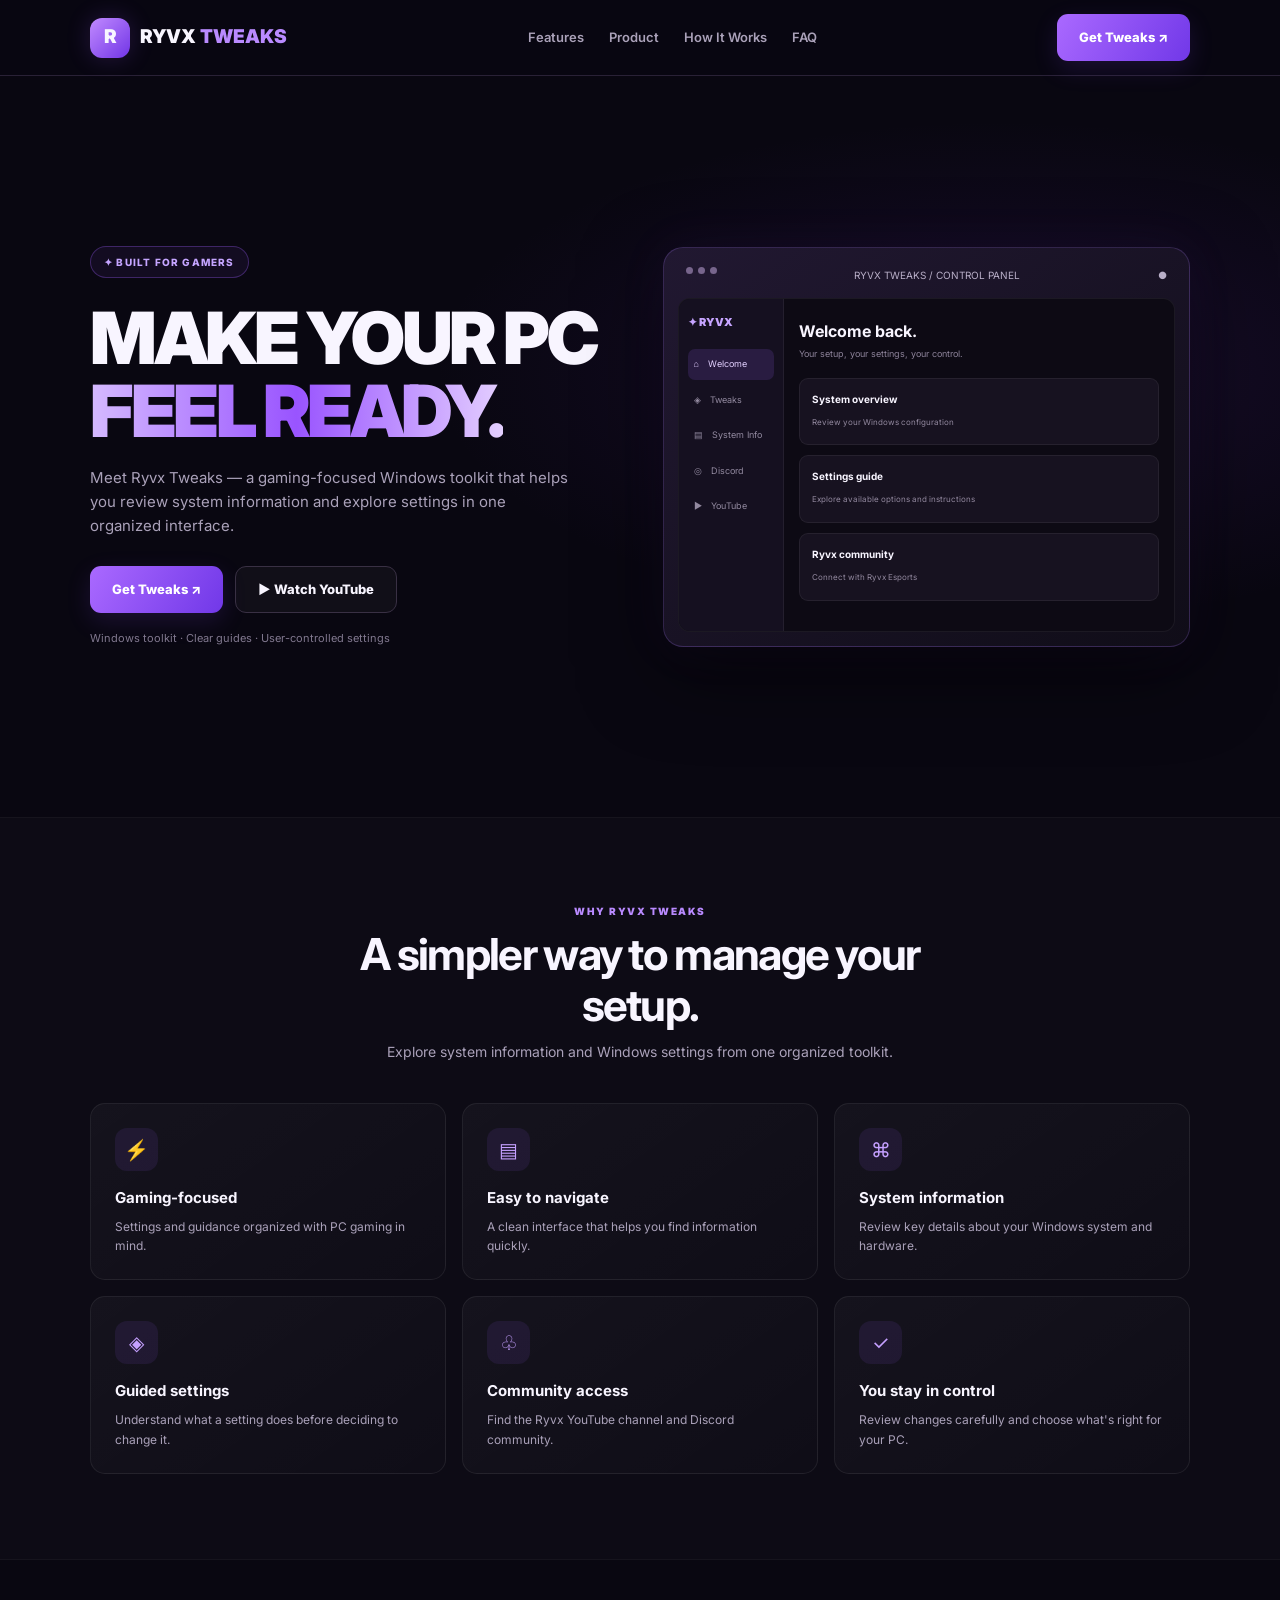
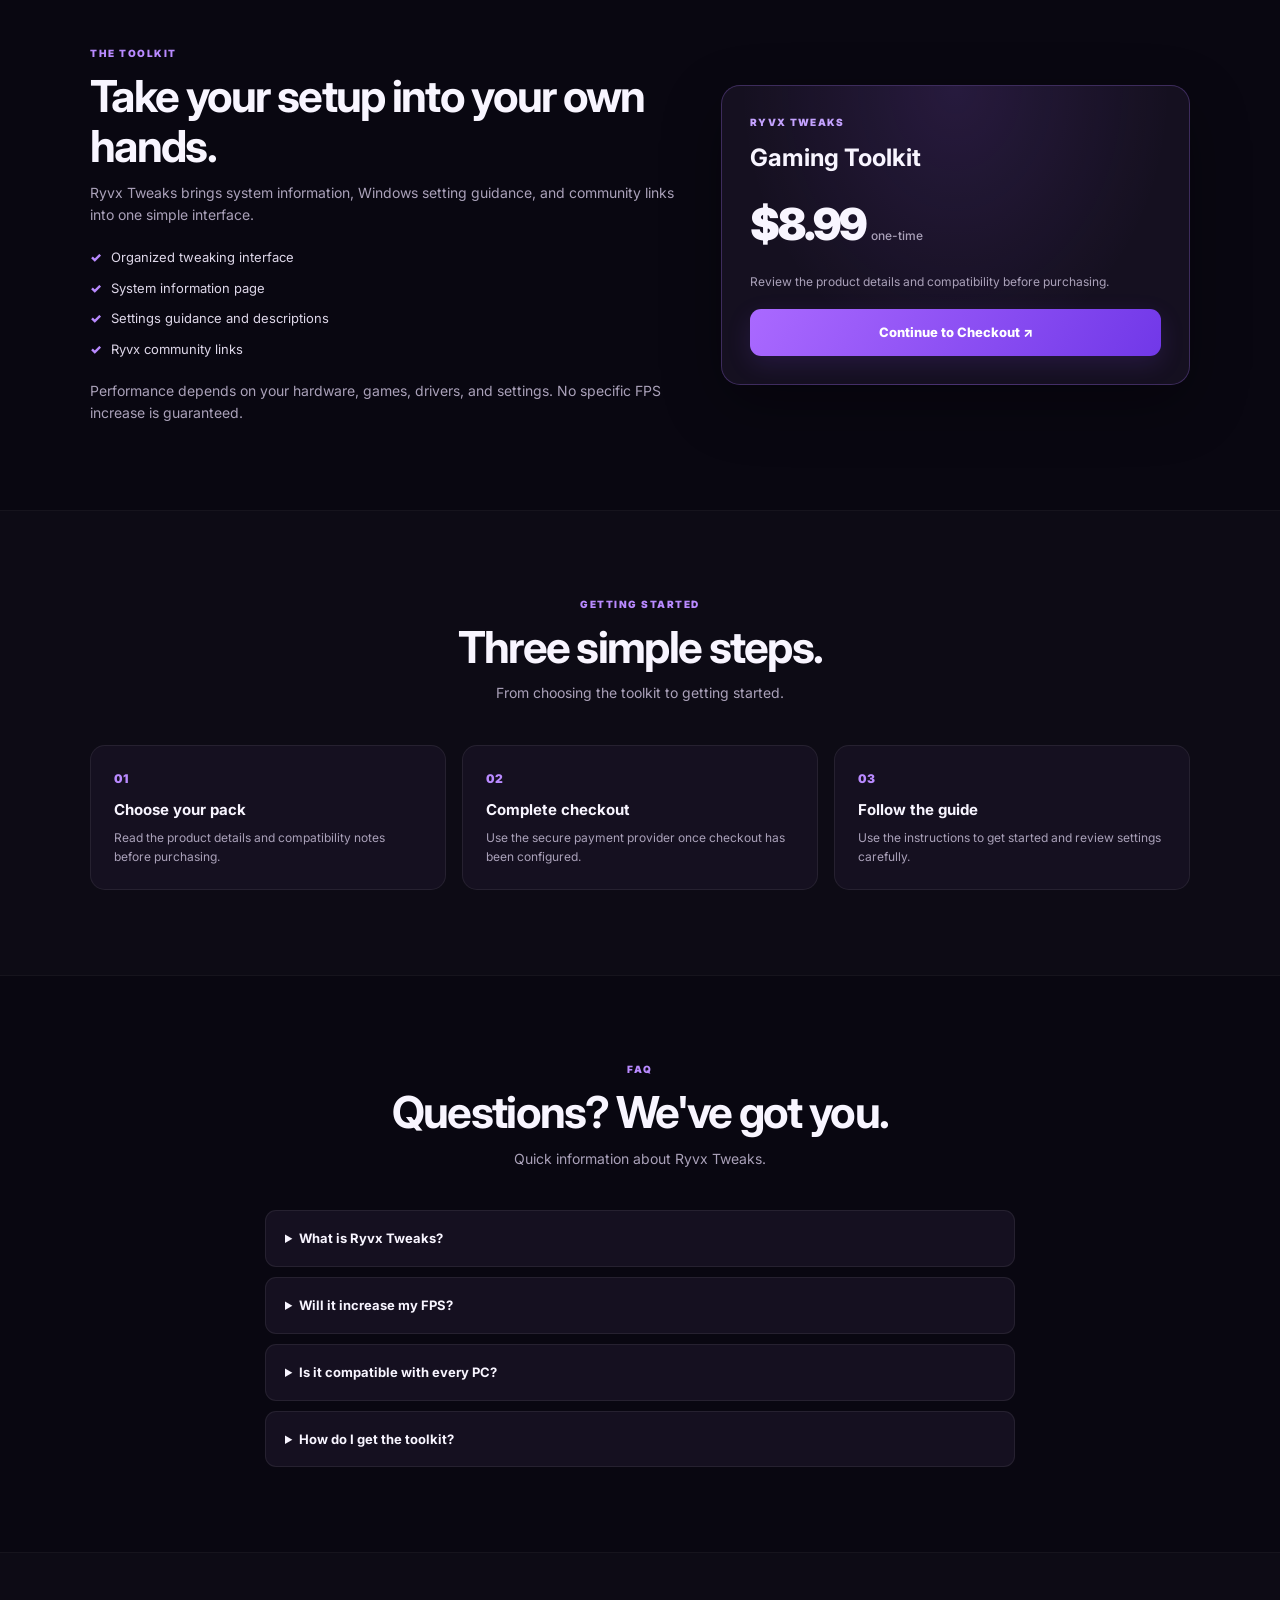
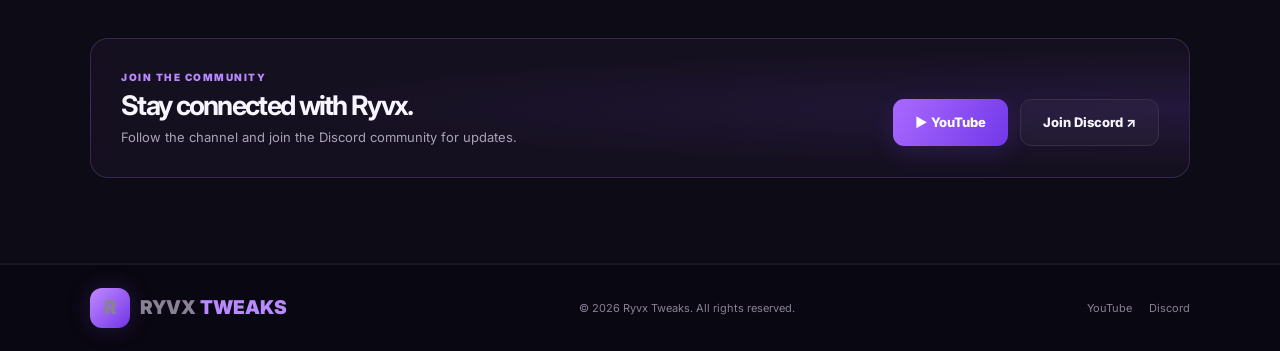
<file: index.html>
<!DOCTYPE html>
<html lang="en">
<head>
  <meta charset="UTF-8">
  <meta name="viewport" content="width=device-width, initial-scale=1.0">
  <title>Ryvx Tweaks | Gaming Toolkit</title>
  <link href="https://fonts.googleapis.com/css2?family=Inter:wght@400;500;600;700;800;900&display=swap" rel="stylesheet">
  <style>
    * { box-sizing: border-box; margin: 0; padding: 0; }
    html { scroll-behavior: smooth; }
    body {
      background: #090711;
      color: #f8f5ff;
      font-family: Inter, Arial, sans-serif;
      line-height: 1.6;
    }
    a { color: inherit; text-decoration: none; }
    .container { width: min(1100px, calc(100% - 40px)); margin: auto; }
    header {
      position: sticky; top: 0; z-index: 10;
      background: rgba(9,7,17,.94);
      border-bottom: 1px solid #292136;
      backdrop-filter: blur(14px);
    }
    nav {
      min-height: 75px; display: flex; align-items: center;
      justify-content: space-between; gap: 20px;
    }
    .logo { display: flex; align-items: center; gap: 10px; font-weight: 900; font-size: 19px; }
    .logo-icon {
      width: 40px; height: 40px; display: grid; place-items: center;
      border-radius: 12px; background: linear-gradient(135deg,#c18aff,#7135e6);
      box-shadow: 0 0 25px #9c5cff33;
    }
    .purple { color: #b98aff; }
    .nav-links { display: flex; align-items: center; gap: 25px; color: #aaa1b9; font-size: 13px; font-weight: 600; }
    .nav-links a:hover { color: white; }
    .btn {
      display: inline-flex; align-items: center; justify-content: center;
      min-height: 47px; padding: 0 22px; border-radius: 11px;
      font-size: 13px; font-weight: 800; transition: .2s;
    }
    .btn-primary {
      color: white; background: linear-gradient(120deg,#aa69ff,#7138e8);
      box-shadow: 0 8px 25px #8a4cff25;
    }
    .btn-primary:hover { transform: translateY(-3px); box-shadow: 0 12px 30px #8a4cff50; }
    .btn-outline { border: 1px solid #393044; background: #ffffff08; }
    .btn-outline:hover { background: #ffffff15; }
    .hero {
      min-height: 600px; display: flex; align-items: center;
      position: relative; overflow: hidden;
      background: radial-gradient(ellipse at 78% 40%,#57259a30,transparent 40%);
    }
    .hero-grid { display: grid; grid-template-columns: 1fr 1fr; align-items: center; gap: 45px; padding: 85px 0; }
    .tag {
      display: inline-block; padding: 7px 13px; border: 1px solid #9c5cff50;
      border-radius: 30px; color: #c5a5ff; background: #9c5cff12;
      font-size: 10px; font-weight: 800; letter-spacing: 1.2px;
    }
    h1 { margin: 23px 0 18px; font-size: clamp(43px,6vw,72px); line-height: 1.02; letter-spacing: -3.5px; font-weight: 900; }
    .gradient {
      background: linear-gradient(90deg,#d5baff,#9954ff,#e4cfff);
      -webkit-background-clip: text; background-clip: text; color: transparent;
    }
    .hero p { max-width: 490px; color: #aaa1b9; font-size: 15px; }
    .actions { display: flex; flex-wrap: wrap; gap: 12px; margin-top: 28px; }
    .note { margin-top: 17px; font-size: 11px !important; color: #81788f !important; }
    .app {
      padding: 14px; border: 1px solid #a878ff35; border-radius: 20px;
      background: linear-gradient(145deg,#211831,#100d18);
      box-shadow: 0 25px 80px #0008,0 0 50px #9c5cff12;
    }
    .app-top { display: flex; justify-content: space-between; color: #b9afc8; font-size: 10px; padding: 5px 8px 15px; }
    .dots { display: flex; gap: 5px; }
    .dots i { width: 7px; height: 7px; border-radius: 50%; background: #77658c; }
    .app-body { display: grid; grid-template-columns: 105px 1fr; min-height: 290px; border: 1px solid #ffffff10; border-radius: 12px; overflow: hidden; background: #0d0a14; }
    .sidebar { padding: 15px 9px; background: #151020; border-right: 1px solid #ffffff10; }
    .side-title { color: #c6a4ff; font-size: 11px; font-weight: 900; margin-bottom: 18px; }
    .side-link { padding: 8px 6px; margin: 5px 0; border-radius: 7px; color: #92899f; font-size: 9px; }
    .side-link.active { color: #e2d0ff; background: #9c5cff26; }
    .app-main { padding: 20px 15px; }
    .app-main h3 { font-size: 16px; }
    .app-main p { color: #8c8299; font-size: 9px; margin: 3px 0 16px; }
    .mock-card { padding: 12px; margin-bottom: 10px; border: 1px solid #ffffff10; border-radius: 9px; background: #171220; }
    .mock-card b { display: block; font-size: 10px; }
    .mock-card span { color: #93899f; font-size: 8px; }
    section { padding: 85px 0; }
    .alt { background: #ffffff04; border-top: 1px solid #ffffff09; border-bottom: 1px solid #ffffff09; }
    .section-title { text-align: center; max-width: 650px; margin: 0 auto 40px; }
    .kicker { color: #b98aff; font-size: 10px; font-weight: 900; letter-spacing: 1.5px; }
    h2 { margin: 10px 0; font-size: clamp(30px,4vw,44px); line-height: 1.15; letter-spacing: -1.7px; }
    .section-title p { color: #aaa1b9; font-size: 14px; }
    .features { display: grid; grid-template-columns: repeat(3,1fr); gap: 16px; }
    .feature {
      padding: 24px; border: 1px solid #ffffff12; border-radius: 15px;
      background: linear-gradient(145deg,#ffffff09,#ffffff03);
      transition: .2s;
    }
    .feature:hover { transform: translateY(-4px); border-color: #9c5cff65; }
    .feature-icon {
      display: grid; place-items: center; width: 43px; height: 43px;
      margin-bottom: 15px; border-radius: 12px; color: #c5a0ff;
      background: #9c5cff19; font-size: 20px;
    }
    .feature h3 { font-size: 15px; margin-bottom: 7px; }
    .feature p { color: #aaa1b9; font-size: 12px; }
    .product-grid { display: grid; grid-template-columns: 1fr .8fr; align-items: center; gap: 45px; }
    .product-copy p { color: #aaa1b9; font-size: 14px; }
    .checks { list-style: none; margin: 20px 0; display: grid; gap: 10px; color: #ded7e9; font-size: 13px; }
    .checks li::before { content: "✓"; color: #b98aff; margin-right: 10px; font-weight: 900; }
    .product-card {
      padding: 28px; border: 1px solid #aa78ff45; border-radius: 19px;
      background: radial-gradient(ellipse at top,#9c5cff22,transparent 65%),#151020;
      box-shadow: 0 20px 60px #0005;
    }
    .product-label { color: #c4a2ff; font-size: 10px; font-weight: 900; letter-spacing: 1.3px; }
    .product-card h3 { margin-top: 9px; font-size: 24px; }
    .price { font-size: 44px; font-weight: 900; letter-spacing: -2px; margin: 12px 0; }
    .price small { color: #aaa1b9; font-size: 12px; font-weight: 500; letter-spacing: 0; }
    .product-card p { color: #aaa1b9; font-size: 12px; }
    .product-card .btn { width: 100%; margin-top: 18px; }
    .steps { display: grid; grid-template-columns: repeat(3,1fr); gap: 16px; }
    .step { padding: 23px; border: 1px solid #ffffff12; border-radius: 15px; background: #151020; }
    .step-number { color: #b98aff; font-size: 12px; font-weight: 900; }
    .step h3 { margin: 10px 0 6px; font-size: 15px; }
    .step p { color: #aaa1b9; font-size: 12px; }
    .faq { max-width: 750px; margin: auto; display: grid; gap: 10px; }
    details { padding: 17px 19px; border: 1px solid #ffffff12; border-radius: 11px; background: #151020; }
    summary { cursor: pointer; font-size: 13px; font-weight: 700; }
    details p { color: #aaa1b9; font-size: 12px; margin-top: 10px; }
    .community {
      display: flex; align-items: center; justify-content: space-between; gap: 25px;
      padding: 30px; border: 1px solid #a878ff35; border-radius: 18px;
      background: radial-gradient(ellipse at right,#8a4cff20,transparent 60%),#151020;
    }
    .community h2 { font-size: 27px; margin: 5px 0; }
    .community p { color: #aaa1b9; font-size: 13px; }
    footer { border-top: 1px solid #ffffff12; padding: 23px 0; color: #898195; font-size: 11px; }
    .footer-inner { display: flex; justify-content: space-between; align-items: center; gap: 15px; }
    .footer-links { display: flex; gap: 17px; }
    .footer-links a:hover { color: white; }
    @media(max-width:800px) {
      .hero-grid,.product-grid { grid-template-columns: 1fr; }
      .app { max-width: 600px; width: 100%; margin: auto; }
      .features { grid-template-columns: repeat(2,1fr); }
    }
    @media(max-width:600px) {
      .container { width: calc(100% - 30px); }
      .nav-links { display: none; }
      .nav-links.open {
        display: flex; position: absolute; top: 75px; left: 0; right: 0;
        padding: 15px; flex-direction: column; align-items: stretch;
        background: #100d19; border-bottom: 1px solid #ffffff15;
      }
      .nav-links a { padding: 9px; }
      .menu { display: block !important; }
      .nav-cta { display: none; }
      .hero-grid { padding: 65px 0; }
      h1 { letter-spacing: -2px; }
      section { padding: 65px 0; }
      .features,.steps { grid-template-columns: 1fr; }
      .community,.footer-inner { align-items: flex-start; flex-direction: column; }
      .app-body { grid-template-columns: 83px 1fr; }
    }
    .menu { display: none; border: 1px solid #ffffff20; border-radius: 9px; padding: 8px 11px; background: #151020; color: white; cursor: pointer; }
  </style>
</head>
<body>
  <header>
    <div class="container">
      <nav>
        <a class="logo" href="index.html">
          <span class="logo-icon">R</span>
          <span>RYVX <span class="purple">TWEAKS</span></span>
        </a>
        <div class="nav-links" id="navLinks">
          <a href="#features">Features</a>
          <a href="#product">Product</a>
          <a href="#steps">How It Works</a>
          <a href="#faq">FAQ</a>
        </div>
        <div style="display:flex;align-items:center;gap:10px">
          <a class="btn btn-primary nav-cta" href="./checkout.html">Get Tweaks ↗</a>
          <button class="menu" id="menuButton" type="button" aria-label="Open menu">☰</button>
        </div>
      </nav>
    </div>
  </header>

  <main>
    <section class="hero" id="home">
      <div class="container hero-grid">
        <div>
          <span class="tag">✦ BUILT FOR GAMERS</span>
          <h1>MAKE YOUR PC<br><span class="gradient">FEEL READY.</span></h1>
          <p>Meet Ryvx Tweaks — a gaming-focused Windows toolkit that helps you review system information and explore settings in one organized interface.</p>
          <div class="actions">
            <a class="btn btn-primary" href="./checkout.html">Get Tweaks ↗</a>
            <a class="btn btn-outline" href="https://www.youtube.com/@Ryvxesports" target="_blank" rel="noopener noreferrer">▶ Watch YouTube</a>
          </div>
          <p class="note">Windows toolkit · Clear guides · User-controlled settings</p>
        </div>

        <div class="app">
          <div class="app-top"><span class="dots"><i></i><i></i><i></i></span><span>RYVX TWEAKS / CONTROL PANEL</span><span>●</span></div>
          <div class="app-body">
            <aside class="sidebar">
              <div class="side-title">✦ RYVX</div>
              <div class="side-link active">⌂ &nbsp; Welcome</div>
              <div class="side-link">◈ &nbsp; Tweaks</div>
              <div class="side-link">▤ &nbsp; System Info</div>
              <div class="side-link">◎ &nbsp; Discord</div>
              <div class="side-link">▶ &nbsp; YouTube</div>
            </aside>
            <div class="app-main">
              <h3>Welcome back.</h3>
              <p>Your setup, your settings, your control.</p>
              <div class="mock-card"><b>System overview</b><span>Review your Windows configuration</span></div>
              <div class="mock-card"><b>Settings guide</b><span>Explore available options and instructions</span></div>
              <div class="mock-card"><b>Ryvx community</b><span>Connect with Ryvx Esports</span></div>
            </div>
          </div>
        </div>
      </div>
    </section>

    <section class="alt" id="features">
      <div class="container">
        <div class="section-title">
          <div class="kicker">WHY RYVX TWEAKS</div>
          <h2>A simpler way to manage your setup.</h2>
          <p>Explore system information and Windows settings from one organized toolkit.</p>
        </div>
        <div class="features">
          <article class="feature"><div class="feature-icon">⚡</div><h3>Gaming-focused</h3><p>Settings and guidance organized with PC gaming in mind.</p></article>
          <article class="feature"><div class="feature-icon">▤</div><h3>Easy to navigate</h3><p>A clean interface that helps you find information quickly.</p></article>
          <article class="feature"><div class="feature-icon">⌘</div><h3>System information</h3><p>Review key details about your Windows system and hardware.</p></article>
          <article class="feature"><div class="feature-icon">◈</div><h3>Guided settings</h3><p>Understand what a setting does before deciding to change it.</p></article>
          <article class="feature"><div class="feature-icon">♧</div><h3>Community access</h3><p>Find the Ryvx YouTube channel and Discord community.</p></article>
          <article class="feature"><div class="feature-icon">✓</div><h3>You stay in control</h3><p>Review changes carefully and choose what's right for your PC.</p></article>
        </div>
      </div>
    </section>

    <section id="product">
      <div class="container product-grid">
        <div class="product-copy">
          <div class="kicker">THE TOOLKIT</div>
          <h2>Take your setup into your own hands.</h2>
          <p>Ryvx Tweaks brings system information, Windows setting guidance, and community links into one simple interface.</p>
          <ul class="checks">
            <li>Organized tweaking interface</li>
            <li>System information page</li>
            <li>Settings guidance and descriptions</li>
            <li>Ryvx community links</li>
          </ul>
          <p>Performance depends on your hardware, games, drivers, and settings. No specific FPS increase is guaranteed.</p>
        </div>
        <div class="product-card">
          <div class="product-label">RYVX TWEAKS</div>
          <h3>Gaming Toolkit</h3>
          <div class="price">$8.99 <small>one-time</small></div>
          <p>Review the product details and compatibility before purchasing.</p>
          <a class="btn btn-primary" href="./checkout.html">Continue to Checkout ↗</a>
        </div>
      </div>
    </section>

    <section class="alt" id="steps">
      <div class="container">
        <div class="section-title">
          <div class="kicker">GETTING STARTED</div>
          <h2>Three simple steps.</h2>
          <p>From choosing the toolkit to getting started.</p>
        </div>
        <div class="steps">
          <article class="step"><div class="step-number">01</div><h3>Choose your pack</h3><p>Read the product details and compatibility notes before purchasing.</p></article>
          <article class="step"><div class="step-number">02</div><h3>Complete checkout</h3><p>Use the secure payment provider once checkout has been configured.</p></article>
          <article class="step"><div class="step-number">03</div><h3>Follow the guide</h3><p>Use the instructions to get started and review settings carefully.</p></article>
        </div>
      </div>
    </section>

    <section id="faq">
      <div class="container">
        <div class="section-title">
          <div class="kicker">FAQ</div>
          <h2>Questions? We've got you.</h2>
          <p>Quick information about Ryvx Tweaks.</p>
        </div>
        <div class="faq">
          <details><summary>What is Ryvx Tweaks?</summary><p>A Windows toolkit that organizes system information and Windows setting guidance for gamers.</p></details>
          <details><summary>Will it increase my FPS?</summary><p>Performance depends on your PC, game, drivers, and current settings. No specific FPS improvement is guaranteed.</p></details>
          <details><summary>Is it compatible with every PC?</summary><p>Compatibility can vary by Windows version and hardware. Check the product compatibility notes before using it.</p></details>
          <details><summary>How do I get the toolkit?</summary><p>Click Get Tweaks to open the checkout page. Payment and digital delivery need to be configured before accepting orders.</p></details>
        </div>
      </div>
    </section>

    <section class="alt">
      <div class="container">
        <div class="community">
          <div>
            <div class="kicker">JOIN THE COMMUNITY</div>
            <h2>Stay connected with Ryvx.</h2>
            <p>Follow the channel and join the Discord community for updates.</p>
          </div>
          <div class="actions">
            <a class="btn btn-primary" href="https://www.youtube.com/@Ryvxesports" target="_blank" rel="noopener noreferrer">▶ YouTube</a>
            <a class="btn btn-outline" href="https://discord.gg/qN5YCF2BEQ" target="_blank" rel="noopener noreferrer">Join Discord ↗</a>
          </div>
        </div>
      </div>
    </section>
  </main>

  <footer>
    <div class="container footer-inner">
      <a class="logo" href="index.html"><span class="logo-icon">R</span><span>RYVX <span class="purple">TWEAKS</span></span></a>
      <span>© <span id="year"></span> Ryvx Tweaks. All rights reserved.</span>
      <div class="footer-links">
        <a href="https://www.youtube.com/@Ryvxesports" target="_blank" rel="noopener noreferrer">YouTube</a>
        <a href="https://discord.gg/qN5YCF2BEQ" target="_blank" rel="noopener noreferrer">Discord</a>
      </div>
    </div>
  </footer>

  <script>
    document.getElementById("year").textContent = new Date().getFullYear();

    const menuButton = document.getElementById("menuButton");
    const navLinks = document.getElementById("navLinks");

    menuButton.addEventListener("click", function () {
      navLinks.classList.toggle("open");
      menuButton.textContent = navLinks.classList.contains("open") ? "✕" : "☰";
    });

    navLinks.querySelectorAll("a").forEach(function (link) {
      link.addEventListener("click", function () {
        navLinks.classList.remove("open");
        menuButton.textContent = "☰";
      });
    });
  </script>
</body>
</html>
</file>
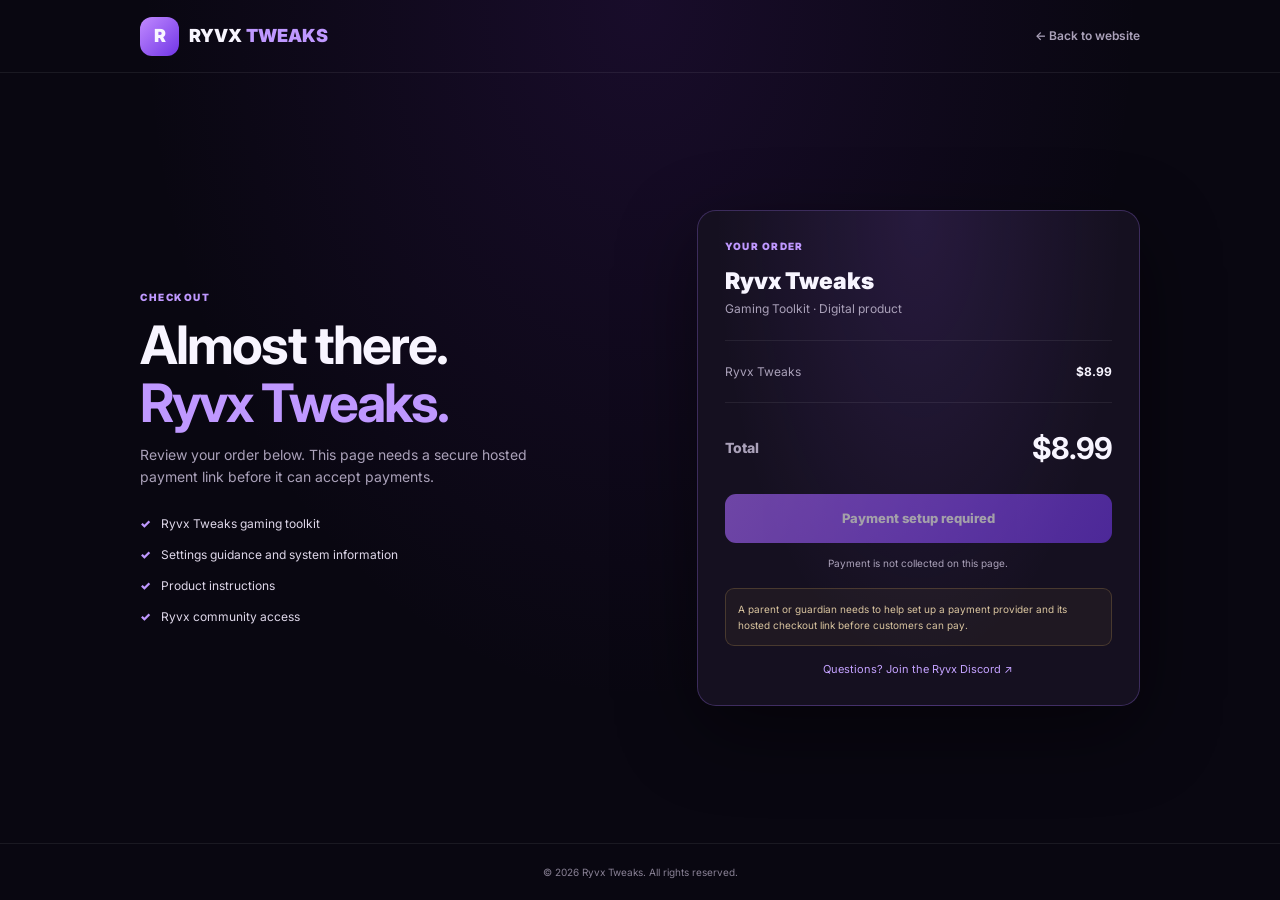
<file: checkout.html>
<!DOCTYPE html>
<html lang="en">
<head>
  <meta charset="UTF-8">
  <meta name="viewport" content="width=device-width, initial-scale=1.0">
  <title>Checkout | Ryvx Tweaks</title>
  <link href="https://fonts.googleapis.com/css2?family=Inter:wght@400;500;600;700;800;900&display=swap" rel="stylesheet">
  <style>
    * { box-sizing: border-box; margin: 0; padding: 0; }
    body {
      min-height: 100vh; display: flex; flex-direction: column;
      background: radial-gradient(ellipse at 50% 0%,#6426a52c,transparent 55%),#090711;
      color: #f8f5ff; font-family: Inter,Arial,sans-serif; line-height: 1.6;
    }
    a { color: inherit; text-decoration: none; }
    .container { width: min(1000px,calc(100% - 36px)); margin: auto; }
    header { border-bottom: 1px solid #ffffff12; }
    nav { min-height: 72px; display: flex; align-items: center; justify-content: space-between; gap: 15px; }
    .logo { display: flex; align-items: center; gap: 10px; font-size: 18px; font-weight: 900; }
    .logo-icon {
      width: 39px; height: 39px; display: grid; place-items: center;
      border-radius: 12px; background: linear-gradient(135deg,#c18aff,#7135e6);
    }
    .purple { color: #bf98ff; }
    .back { color: #aaa1b9; font-size: 12px; font-weight: 600; }
    .back:hover { color: white; }
    main { flex: 1; display: grid; place-items: center; padding: 65px 0; }
    .layout { display: grid; grid-template-columns: 1fr .85fr; gap: 35px; align-items: center; }
    .kicker { color: #bf98ff; font-size: 10px; font-weight: 900; letter-spacing: 1.5px; }
    h1 { margin: 12px 0; font-size: clamp(36px,5vw,53px); line-height: 1.08; letter-spacing: -2px; }
    .intro p { max-width: 430px; color: #aaa1b9; font-size: 14px; }
    .benefits { list-style: none; display: grid; gap: 12px; margin-top: 25px; color: #ded7e9; font-size: 12px; }
    .benefits li::before { content: "✓"; color: #bf98ff; margin-right: 10px; font-weight: 900; }
    .card {
      padding: 27px; border: 1px solid #a878ff45; border-radius: 19px;
      background: radial-gradient(ellipse at top,#9c5cff22,transparent 65%),#151020;
      box-shadow: 0 25px 80px #0007;
    }
    .label { color: #bf98ff; font-size: 10px; font-weight: 900; letter-spacing: 1.3px; }
    .name { margin-top: 9px; font-size: 23px; font-weight: 900; }
    .description { color: #aaa1b9; font-size: 12px; }
    .divider { height: 1px; background: #ffffff12; margin: 21px 0; }
    .row { display: flex; align-items: center; justify-content: space-between; gap: 12px; font-size: 12px; }
    .row span:first-child { color: #aaa1b9; }
    .total { margin-top: 15px; font-size: 14px; font-weight: 800; }
    .price { font-size: 30px; letter-spacing: -1px; }
    .pay {
      display: flex; width: 100%; min-height: 49px; align-items: center;
      justify-content: center; margin-top: 22px; padding: 12px;
      border: 0; border-radius: 11px; background: linear-gradient(120deg,#aa69ff,#7138e8);
      color: white; font: inherit; font-size: 13px; font-weight: 800;
      cursor: pointer; transition: .2s;
    }
    .pay:hover:not(:disabled) { transform: translateY(-2px); box-shadow: 0 10px 28px #8a4cff50; }
    .pay:disabled { opacity: .6; cursor: not-allowed; }
    .secure { margin-top: 12px; color: #aaa1b9; text-align: center; font-size: 10px; }
    .notice { margin-top: 17px; padding: 12px; border: 1px solid #e6b75b35; border-radius: 9px; background: #e6b75b0c; color: #d9c49f; font-size: 10px; }
    .discord { display: block; margin-top: 15px; text-align: center; color: #c4a2ff; font-size: 11px; }
    .discord:hover { color: white; }
    footer { border-top: 1px solid #ffffff12; padding: 20px 0; text-align: center; color: #898195; font-size: 10px; }
    @media(max-width:720px) { .layout { grid-template-columns: 1fr; } main { padding: 45px 0; } }
  </style>
</head>
<body>
  <header>
    <div class="container">
      <nav>
        <a class="logo" href="./index.html">
          <span class="logo-icon">R</span>
          <span>RYVX <span class="purple">TWEAKS</span></span>
        </a>
        <a class="back" href="./index.html">← Back to website</a>
      </nav>
    </div>
  </header>

  <main>
    <div class="container layout">
      <section class="intro">
        <div class="kicker">CHECKOUT</div>
        <h1>Almost there.<br><span class="purple">Ryvx Tweaks.</span></h1>
        <p>Review your order below. This page needs a secure hosted payment link before it can accept payments.</p>
        <ul class="benefits">
          <li>Ryvx Tweaks gaming toolkit</li>
          <li>Settings guidance and system information</li>
          <li>Product instructions</li>
          <li>Ryvx community access</li>
        </ul>
      </section>

      <section class="card">
        <div class="label">YOUR ORDER</div>
        <div class="name">Ryvx Tweaks</div>
        <p class="description">Gaming Toolkit · Digital product</p>

        <div class="divider"></div>

        <div class="row">
          <span>Ryvx Tweaks</span>
          <strong>$8.99</strong>
        </div>

        <div class="divider"></div>

        <div class="row total">
          <span>Total</span>
          <strong class="price">$8.99</strong>
        </div>

        <button class="pay" id="payButton" type="button" disabled>
          Payment setup required
        </button>

        <p class="secure">Payment is not collected on this page.</p>

        <div class="notice">
          A parent or guardian needs to help set up a payment provider and its hosted checkout link before customers can pay.
        </div>

        <a class="discord" href="https://discord.gg/qN5YCF2BEQ" target="_blank" rel="noopener noreferrer">
          Questions? Join the Ryvx Discord ↗
        </a>
      </section>
    </div>
  </main>

  <footer>© <span id="year"></span> Ryvx Tweaks. All rights reserved.</footer>

  <script>
    document.getElementById("year").textContent = new Date().getFullYear();

    /*
      After a parent or guardian sets up hosted checkout,
      paste its real HTTPS URL between the quotation marks.
      Do not paste secret keys or card details here.
    */
    const checkoutUrl = "";

    const payButton = document.getElementById("payButton");

    if (checkoutUrl.startsWith("https://")) {
      payButton.disabled = false;
      payButton.textContent = "Continue to secure payment ↗";
      payButton.addEventListener("click", function () {
        window.location.href = checkoutUrl;
      });
    }
  </script>
</body>
</html>
</file>
